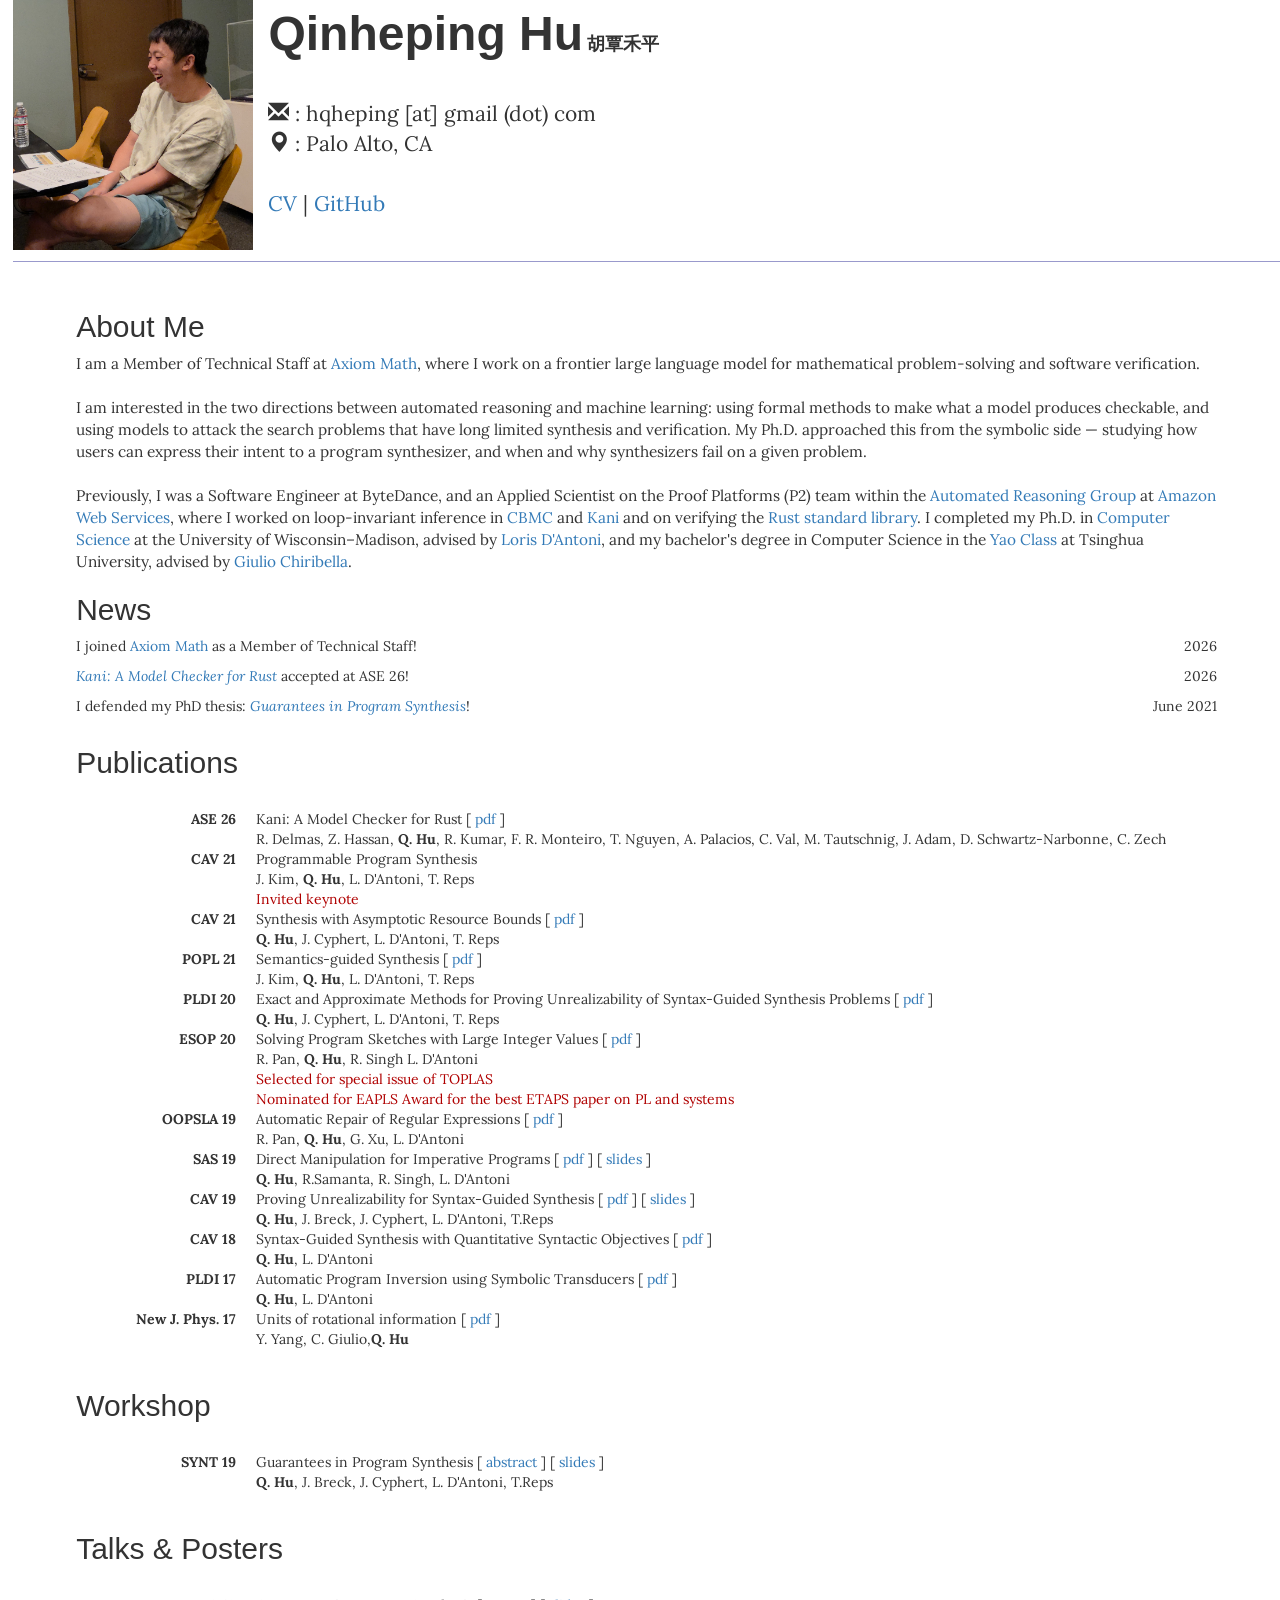
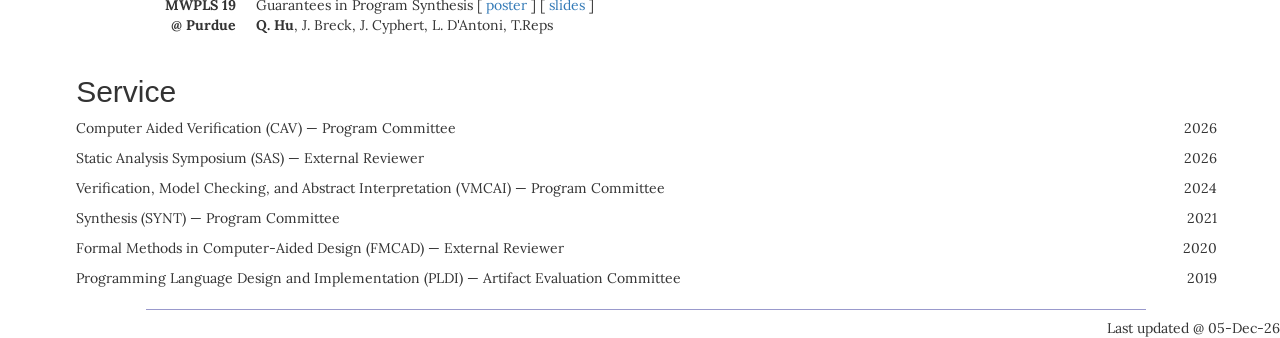
<file: index.html>
<!DOCTYPE html>
<html>
  
<meta name="viewport" content="width=device-width, initial-scale=1.0, minimum-scale=1.0, maximum-scale=1.0, user-scalable=no">

<head>
    	<title>Qinheping Hu 胡覃禾平</title>
	<!-- pages.cs.wisc.edu/~qhu28/ 把本页整个套在 iframe 里。若不指定 target，
	     链接会尝试在 iframe 内打开，而 github.com (X-Frame-Options: deny)、
	     scholar.google.com 和 aws.amazon.com (SAMEORIGIN) 都拒绝跨站嵌套，
	     结果是那些链接在 CS 系页面上点了没反应。_top 让链接跳出 iframe。
	     直接访问 heping.me 时无 iframe，_top 等同于当前窗口，无影响。 -->
	<base target="_top">
	<link rel="canonical" href="https://heping.me/">
	<meta name="description" content="Qinheping Hu (胡覃禾平) — Member of Technical Staff at Axiom Math. Frontier LLMs for mathematical problem-solving and software verification. Previously AWS Automated Reasoning Group; PhD, UW-Madison.">
	<meta name="author" content="Qinheping Hu">

	<meta property="og:type" content="profile">
	<meta property="og:site_name" content="Qinheping Hu">
	<meta property="og:title" content="Qinheping Hu 胡覃禾平">
	<meta property="og:description" content="Member of Technical Staff at Axiom Math. Frontier LLMs for mathematical problem-solving and software verification. Previously AWS Automated Reasoning Group; PhD, UW-Madison.">
	<meta property="og:url" content="https://heping.me/">
	<meta property="og:image" content="https://heping.me/images/personal2025.jpg">
	<meta name="twitter:card" content="summary">

	<script type="application/ld+json">
	{
	  "@context": "https://schema.org",
	  "@type": "Person",
	  "name": "Qinheping Hu",
	  "alternateName": "胡覃禾平",
	  "url": "https://heping.me/",
	  "image": "https://heping.me/images/personal2025.jpg",
	  "jobTitle": "Member of Technical Staff",
	  "worksFor": { "@type": "Organization", "name": "Axiom Math", "url": "https://axiommath.ai/" },
	  "alumniOf": [
	    { "@type": "CollegeOrUniversity", "name": "University of Wisconsin\u2013Madison", "url": "https://www.cs.wisc.edu/" },
	    { "@type": "CollegeOrUniversity", "name": "Tsinghua University", "url": "https://iiis.tsinghua.edu.cn/en/" }
	  ],
	  "knowsAbout": ["Program Synthesis", "Program Verification", "Formal Methods", "Large Language Models"],
	  "sameAs": [
	    "https://github.com/qinheping",
	    "https://scholar.google.com/citations?user=VE1m398AAAAJ&hl=en",
	    "https://dblp.org/pid/201/4822.html",
	    "https://www.linkedin.com/in/qinheping-hu-5a8708107/",
	    "https://pages.cs.wisc.edu/~qhu28/"
	  ]
	}
	</script>
	<link href="https://fonts.googleapis.com/css?family=Lora|Roboto:300,400,500" rel="stylesheet">
    	<link rel="stylesheet" href="https://maxcdn.bootstrapcdn.com/bootstrap/3.3.7/css/bootstrap.min.css">
	<style>
		body{
      font-family: 'Lora', serif;
      margin-left: 1%
		}
    	</style>

    <meta http-equiv="Content-Type" content="text/html;charset=utf-8">
</head>
<body>

    <div id="wrap";>
        <div id="div1" style="float: left"><img style="width: 240px;" src="images/personal2025.jpg"></div>
        <div id="div2" style="float: left;">
            <table style="text-align: left; width: 100%;margin-left: auto;margin-right: auto;" border="0" cellpadding="2"
            cellspacing="2">
             <tbody>
               <tr>
            <td style="width: 100%;">
            <table style="text-align: left; width: 100%; height: 100%;margin-left: 4%;" border="0" cellpadding="2" cellspacing="2">
              <tbody>
                <tr>
                  <td style="width: 100%;"><span style="font-family: Helvetica,Arial,sans-serif; font-weight: bold;">
          <font size="7.5">Qinheping Hu</font> <font size="4">胡覃禾平</font> </span></td>
                </tr>
                <tr>
                  <td style="width:100%;font-size:150%;">
                  <br><span class="glyphicon glyphicon-envelope"></span> : hqheping [at] gmail (dot) com<br>
          <span class="	glyphicon glyphicon-map-marker"></span> :  Palo Alto, CA <br> <br>
          <a href="papers/cv_QinhepingHu.pdf">CV</a> | <a href="https://github.com/qinheping">GitHub</a> <br> </td>

        </tr>
        </tbody>
        </table>
        </td>
        </tr>
        </tbody>
        </table>
        </div>
        </div>
  

<center>
<img style="width: 100%; height: 1px;" alt="&quot;&quot;"
 src="images/PurpleDot.GIF">
</center>
<br>


<table style="text-align: left; width: 90%;margin-left: auto;margin-right: auto;" border="0" cellpadding="2"
 cellspacing="2">
  <tbody>
    <tr>
      <tr>
        <td style="width: 1379px;margin-left: 100px;"><span style="font-family: Helvetica,Arial,sans-serif; font-weight: bold;">
<h2>About Me</h2>
  </td>
</tr>
      <td style="width: 100%;">

          <tr>
		<td style="width: 1000px;margin-left:2em;font-size:110%;">
			I am a Member of Technical Staff at <a  class="tit" href="https://axiommath.ai/">Axiom Math</a>, where I work on a frontier large language model for mathematical problem-solving and software verification.
      <br><br>
      I am interested in the two directions between automated reasoning and machine learning: using formal methods to make what a model produces checkable, and using models
      to attack the search problems that have long limited synthesis and verification. My Ph.D. approached this from the symbolic side &mdash; studying how users can express
      their intent to a program synthesizer, and when and why synthesizers fail on a given problem.
      <br><br>
			Previously, I was a Software Engineer at ByteDance, and an Applied Scientist on the Proof Platforms (P2) team within the <a  class="tit" href="https://aws.amazon.com/security/provable-security/"> Automated Reasoning Group</a>  at <a  class="tit" href="https://aws.amazon.com/"> Amazon Web Services</a>,
      where I worked on loop-invariant inference in <a  class="tit" href="https://github.com/diffblue/cbmc">CBMC</a> and <a  class="tit" href="https://github.com/model-checking/kani">Kani</a> and on verifying the <a  class="tit" href="https://github.com/model-checking/verify-rust-std">Rust standard library</a>.
      I completed my Ph.D. in  <a  class="tit" href="https://www.cs.wisc.edu/"> Computer Science</a> at the University of Wisconsin&ndash;Madison, advised by  <a  class="tit" href="http://pages.cs.wisc.edu/~loris/">Loris D'Antoni</a>,
      and my bachelor's degree in Computer Science in the <a  class="tit" href="http://iiis.tsinghua.edu.cn/en/"> Yao Class</a> at Tsinghua University, advised by <a  class="tit" href="https://i.cs.hku.hk/~giulio/"> Giulio Chiribella</a>.
    </td>

    <tr>
      <td style="width: 1379px;"><span style="font-family: Helvetica,Arial,sans-serif; font-weight: bold;">
<h2>News</h2>
</td>
</tr>
<tr>
  <td style="width: 1000px;font-size:100%;"><p style="text-align:left;">
    I joined <a href="https://axiommath.ai/">Axiom Math</a> as a Member of Technical Staff!
    <span style="float:right;">
      2026
    </span>
</p></td>
 </tr>
<tr>
  <td style="width: 1000px;font-size:100%;"><p style="text-align:left;">
    <a href="https://arxiv.org/abs/2607.01504"><i>Kani: A Model Checker for Rust</i></a> accepted at ASE 26!
    <span style="float:right;">
      2026
    </span>
</p></td>
 </tr>
<tr>
  <td style="width: 1000px;font-size:100%;"><p style="text-align:left;">
    I defended my PhD thesis: <a href="papers/Dissertation.pdf"><i>Guarantees in Program Synthesis</i></a>!
    <span style="float:right;">
      June 2021
    </span>
</p></td>
 </tr> 

          <tr>
            <td style="width: 1379px;"><span style="font-family: Helvetica,Arial,sans-serif; font-weight: bold;">
		<h2>Publications</h2><br>
	    </td>
	  </tr>
	  <tr>
	    <td style="width: 1379px;font-size:100%;">

 		 <dl class="dl-horizontal">
      <dt>
        ASE 26
    </dt>
    <dd >
        <span class="tit">Kani: A Model Checker for Rust </span>
        [ <a href="https://arxiv.org/abs/2607.01504">pdf</a> ]
        <br />
        <span class="aut">R. Delmas, Z. Hassan, <b>Q. Hu</b>, R. Kumar, F. R. Monteiro, T. Nguyen, A. Palacios, C. Val, M. Tautschnig, J. Adam, D. Schwartz-Narbonne, C. Zech</span>
    </dd>

      <dt>
        CAV 21
    </dt>
    <dd >
        <span class="tit">Programmable Program Synthesis </span>
        <br />
        <span class="aut"> J. Kim, <b>Q. Hu</b>, L. D'Antoni, T. Reps</span>
        <br />
        <font color="#B00000 ">
          Invited keynote
        </font>
    </dd>

      <dt>
        CAV 21
    </dt>
    <dd >
        <span class="tit">Synthesis with Asymptotic Resource Bounds </span>
        [ <a href="https://arxiv.org/abs/2103.04188">pdf</a> ]
        <br />
        <span class="aut"><b>Q. Hu</b>, J. Cyphert, L. D'Antoni, T. Reps</span>
    </dd>

        <dt>
        POPL 21
    </dt>
    <dd >
        <span class="tit">Semantics-guided Synthesis </span>
        [ <a href="https://arxiv.org/abs/2008.09836">pdf</a> ]
        <br />
        <span class="aut"> J. Kim,     <b>Q. Hu</b>, L. D'Antoni, T. Reps</span>
    </dd>

       <dt>
       PLDI 20
   </dt>
   <dd >
       <span class="tit">Exact and Approximate Methods for Proving Unrealizability of Syntax-Guided Synthesis Problems</span>
       [ <a href="papers/pldi20.pdf">pdf</a> ]
       <br />
       <span class="aut"><b>Q. Hu</b>, J. Cyphert, L. D'Antoni, T. Reps</span>
   </dd>

        <dt>
        ESOP 20
    </dt>
    <dd >
        <span class="tit">Solving Program Sketches with Large Integer Values</span>
        [ <a href="papers/esop20.pdf">pdf</a> ]
        <br />
        <span class="aut">R. Pan, <b>Q. Hu</b>, R. Singh L. D'Antoni</span>
        <br />
        <font color="#B00000 ">
          Selected for special issue of TOPLAS
          <br />
          Nominated for EAPLS Award for the best ETAPS paper on PL and systems
        </font>
    </dd>
       <dt>
         OOPSLA 19
     </dt>
     <dd >
         <span class="tit">Automatic Repair of Regular Expressions</span>
         [ <a href="papers/oopsla19.pdf">pdf</a> ]
         <br />
         <span class="aut">R. Pan, <b>Q. Hu</b>, G. Xu, L. D'Antoni</span>
     </dd>
       <dt>
                         SAS 19
                     </dt>
                     <dd >
                         <span class="tit">Direct Manipulation for Imperative Programs</span>
                                                [ <a href="papers/sas19.pdf">pdf</a> ] [ <a href="slides/sas19_slides.pdf">slides</a> ]
                         <br />
                         <span class="aut"><b>Q. Hu</b>, R.Samanta, R. Singh, L. D'Antoni</span>
                     </dd>
                     <dt>
                       CAV 19
                   </dt>
                   <dd >
                       <span class="tit">Proving Unrealizability for Syntax-Guided Synthesis</span>
                       [ <a href="papers/cav19.pdf">pdf</a> ] [ <a href="slides/cav19_slides.pdf">slides</a> ]
                       <br />
                       <span class="aut"><b>Q. Hu</b>, J. Breck, J. Cyphert, L. D'Antoni, T.Reps</span>
                   </dd>
			                <dt>
                        CAV 18
                    </dt>
                    <dd >
                        <span class="tit">Syntax-Guided Synthesis with Quantitative
Syntactic Objectives</span>
                        [ <a href="papers/QSyGuS.pdf">pdf</a> ]
                        <br />
                        <span class="aut"><b>Q. Hu</b>, L. D'Antoni</span>
                    </dd>
                    <dt>
                        PLDI 17
                    </dt>
                    <dd >
                        <span class="tit">Automatic Program Inversion using Symbolic Transducers</span>
                        [ <a href="papers/pldi17.pdf">pdf</a> ]
                        <br />
                        <span class="aut"><b>Q. Hu</b>, L. D'Antoni</span>
                    </dd>

                    <dt>
                        New J. Phys. 17
                    </dt>
                    <dd >
                        <span class="tit">Units of rotational information</span>
                        [ <a href="papers/newjphy17.pdf">pdf</a> ]
                        <br />
                        <span class="aut">Y. Yang, C. Giulio,<b>Q. Hu</b></span>
                    </dd>
		 </dl>
            </td>

          </tr>

                <tr>
                  <td style="width: 1379px;"><span style="font-family: Helvetica,Arial,sans-serif; font-weight: bold;">
          <h2>Workshop</h2><br>
            </td>
          </tr>
          <tr>
            <td style="width: 1379px;font-size:100%;">

           <dl class="dl-horizontal">
             <dt>
               SYNT 19
           </dt>
           <dd >
               <span class="tit">Guarantees in Program Synthesis</span>
               [ <a href="papers/synt19.pdf">abstract</a> ] [ <a href="slides/synt19_slides.pdf">slides</a> ]
               <br />
               <span class="aut"><b>Q. Hu</b>, J. Breck, J. Cyphert, L. D'Antoni, T.Reps</span>
           </dd>
           </dl>
                  </td>

                </tr>

                <tr>
                    <td style="width: 1379px;"><span style="font-family: Helvetica,Arial,sans-serif; font-weight: bold;">
            <h2>Talks & Posters</h2><br>
              </td>
            </tr>
            <tr>
              <td style="width: 1379px;font-size:100%;">

             <dl class="dl-horizontal">
               <dt>
                 MWPLS 19 <br>@ Purdue
             </dt>
             <dd >
                 <span class="tit">Guarantees in Program Synthesis</span>
                 [ <a href="slides/MWPLS19_poster">poster</a> ] [ <a href="slides/MWPLS19.pdf">slides</a> ]
                 <br />
                 <span class="aut"><b>Q. Hu</b>, J. Breck, J. Cyphert, L. D'Antoni, T.Reps</span>
             </dd>
             </dl>
                    </td>

                  </tr>
          <tr>
            <td style="width: 1379px;"><span style="font-family: Helvetica,Arial,sans-serif; font-weight: bold;">
    <h2>Service</h2>
      </td>
    </tr>
    <tr>
      <td style="width: 879px;font-size:100%;">
          <p style="text-align:left;">
              Computer Aided Verification (CAV) — Program Committee
              <span style="float:right;">
                2026
              </span>
          </p>
          <p style="text-align:left;">
              Static Analysis Symposium (SAS) — External Reviewer
              <span style="float:right;">
                2026
              </span>
          </p>
          <p style="text-align:left;">
              Verification, Model Checking, and Abstract Interpretation (VMCAI) — Program Committee
              <span style="float:right;">
                2024
              </span>
          </p>
          <p style="text-align:left;">
              Synthesis (SYNT) — Program Committee
              <span style="float:right;">
                2021
              </span>
          </p>
          <p style="text-align:left;">
              Formal Methods in Computer-Aided Design (FMCAD) — External Reviewer
              <span style="float:right;">
                2020
              </span>
          </p>
          <p style="text-align:left;">
              Programming Language Design and Implementation (PLDI) — Artifact Evaluation Committee
              <span style="float:right;">
                2019
              </span>
          </p>

            </td>

          </tr>
  </tbody>
</table>

<center>
<img style="width: 1000px; height: 1px;" alt="&quot;&quot;"
 src="images/PurpleDot.GIF">
</center>

<div align="right">
<script
  type="text/JavaScript"
  language="JavaScript">
<!--
//
// format date as dd-mmm-yy
// example: 12-Jan-99
//
function date_ddmmmyy(date)
{
  var d = date.getDate();
  var m = date.getMonth() + 1;
  var y = date.getYear();

  // handle different year values
  // returned by IE and NS in
  // the year 2000.
  if(y >= 2000)
  {
    y -= 2000;
  }
  if(y >= 100)
  {
    y -= 100;
  }

  // could use splitString() here
  // but the following method is
  // more compatible
  var mmm =
    ( 1==m)?'Jan':( 2==m)?'Feb':(3==m)?'Mar':
    ( 4==m)?'Apr':( 5==m)?'May':(6==m)?'Jun':
    ( 7==m)?'Jul':( 8==m)?'Aug':(9==m)?'Sep':
    (10==m)?'Oct':(11==m)?'Nov':'Dec';

  return "" +
    (d<10?"0"+d:d) + "-" +
    mmm + "-" +
    (y<10?"0"+y:y);
}


//
// get last modified date of the
// current document.
//
function date_lastmodified()
{
  var lmd = document.lastModified;
  var s   = "Unknown";
  var d1;

  // check if we have a valid date
  // before proceeding
  if(0 != (d1=Date.parse(lmd)))
  {
    s = "" + date_ddmmmyy(new Date(d1));
  }

  return s;
}

//
// finally display the last modified date
// as DD-MMM-YY
//
document.write(
  "Last updated @ " +
  date_lastmodified() );

// -->
</script>
</div>

</body>
</html>
</file>
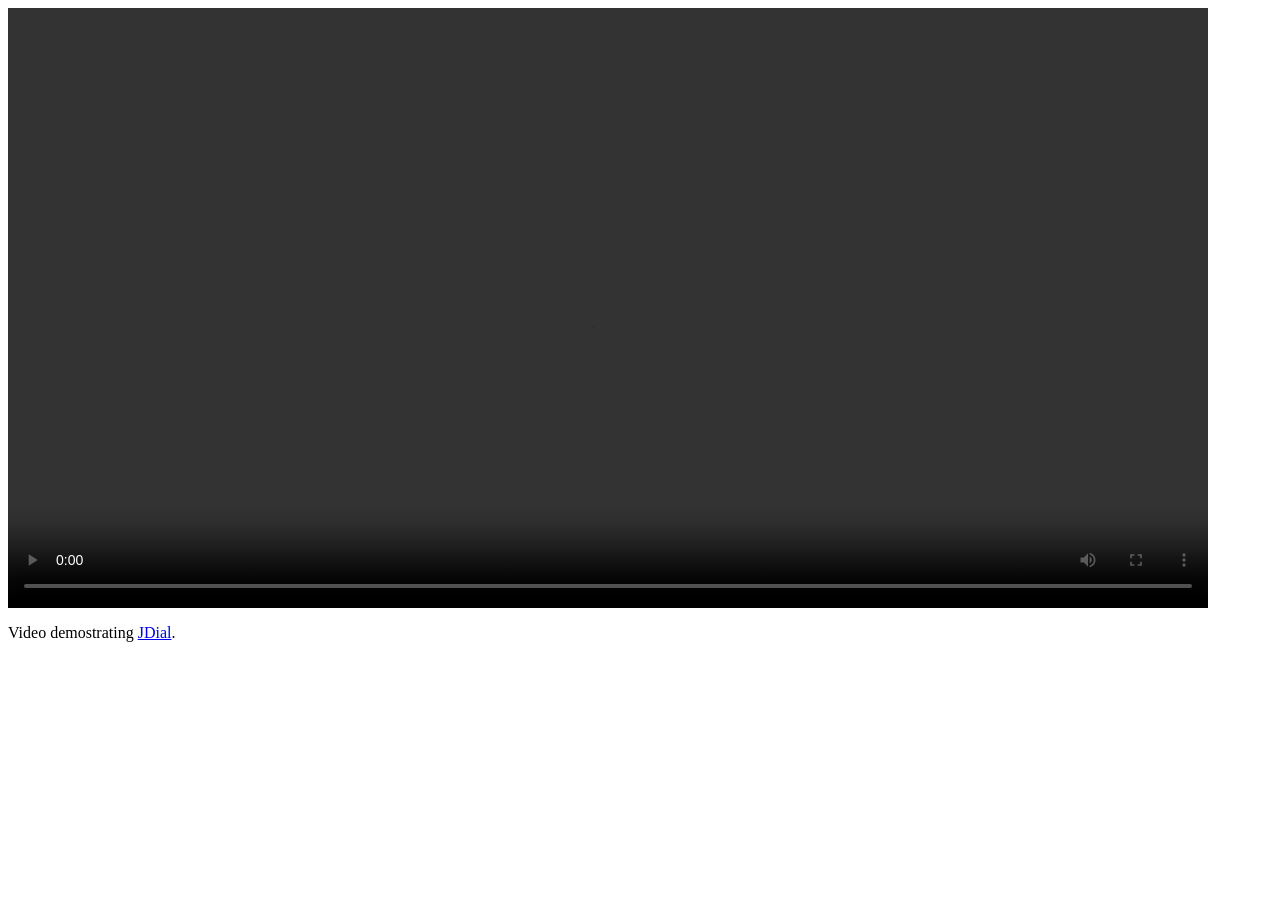
<file: JDial_demo.html>
<html>
<body>

<video width="1200" controls>
  <source src="video/debugger-07-2019.mov">
  Your browser does not support HTML5 video.
</video>

<p>
Video demostrating
<a href="papers/sas19.pdf" target="_blank">JDial</a>.
</p>

</body>
</html>
</file>
